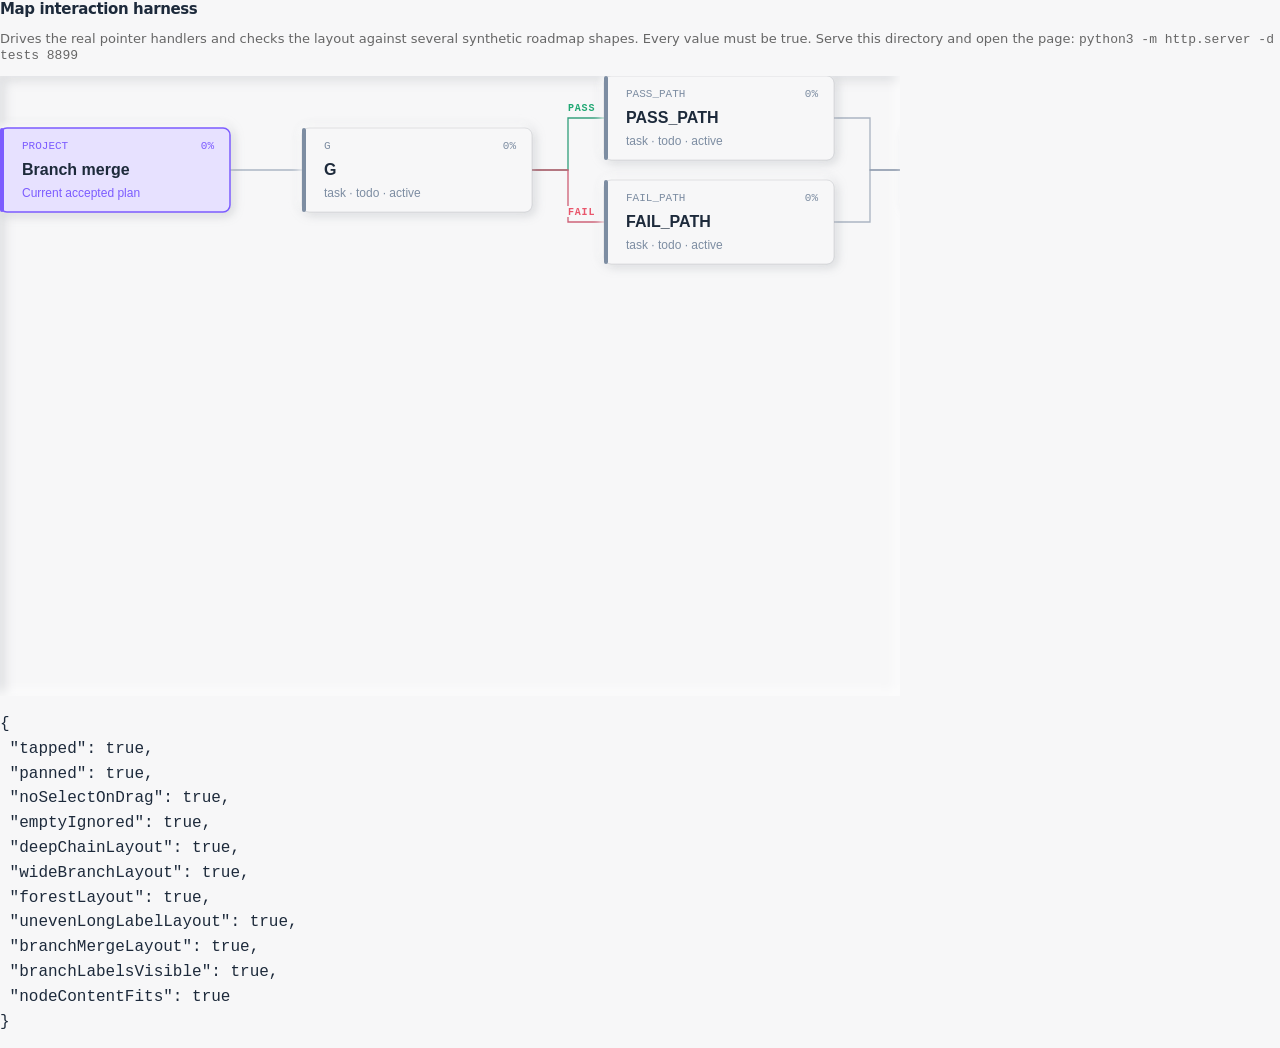
<file: skills/project-navigator/tests/map_interaction.html>
<!doctype html><html><head><meta charset="utf-8"><link rel="stylesheet" href="../dashboard/style.css">
<style>#map{width:900px;height:600px}</style></head><body>
<h1 style="font:600 15px system-ui">Map interaction harness</h1>
<p style="font:13px system-ui;color:#666">Drives the real pointer handlers and
checks the layout against several synthetic roadmap shapes. Every value must be true. Serve this directory and open the page:
<code>python3 -m http.server -d tests 8899</code></p>
<div id="map"></div><pre id="result">running</pre>
<script src="../dashboard/map.js"></script>
<script>
const state = {
  project: "Harness", progress: 0.5, mode: "in_progress",
  nodes: [
    {id:"A",name:"Phase A",status:"done",parent:null,depth:0,progress:1,is_current:false},
    {id:"A1",name:"Task one",status:"done",parent:"A",depth:1,progress:1,is_current:false},
    {id:"A2",name:"Task two",status:"in_progress",parent:"A",depth:1,progress:0.5,is_current:true},
  ],
};
const log = [];
MAP.render(state, {orientation:"lr", selected:null, onSelect:(id)=>log.push("select:"+id)});

function node(id, parent = null, name = id) {
  return {id, name, parent, status:"todo", progress:0, is_current:false};
}
function noOverlap(layout) {
  for (let i = 0; i < layout.all.length; i++) for (let j = i + 1; j < layout.all.length; j++) {
    const a = layout.all[i], b = layout.all[j];
    if (a.x < b.x + b.w && a.x + a.w > b.x && a.y < b.y + b.h && a.y + a.h > b.y) return false;
  }
  return true;
}
function parentsMoveForward(layout) {
  return layout.edges.every(({parent, child}) => layout.orientation === "lr"
    ? child.x > parent.x + parent.w
    : child.y > parent.y + parent.h);
}
function validShape(nodes, edges = []) {
  return ["lr", "td"].every((orientation) => {
    const layout = MAP.computeLayout({nodes, edges}, orientation);
    return layout.all.length === nodes.length + 1 && noOverlap(layout) &&
      parentsMoveForward(layout) && Number.isFinite(layout.maxX) && Number.isFinite(layout.maxY);
  });
}

const chain = Array.from({length:12}, (_, i) => node(`C${i}`, i ? `C${i-1}` : null));
const wide = [node("W"), ...Array.from({length:16}, (_, i) => node(`W${i}`, "W"))];
const forest = [node("R1"), node("R1A", "R1"), node("R2"), node("R3"), node("R3A", "R3")];
const uneven = [
  node("U"), node("U1", "U"), node("U2", "U"), node("U3", "U"),
  node("U11", "U1"), node("U111", "U11", "A deliberately long roadmap label that must wrap without colliding"),
  node("U31", "U3"), node("U32", "U3"), node("U321", "U32"),
];
const mergeNodes = [node("G"), node("PASS_PATH"), node("FAIL_PATH"), node("MERGE")];
const mergeEdges = [
  {from:"G",to:"PASS_PATH",when:"pass"}, {from:"G",to:"FAIL_PATH",when:"fail"},
  {from:"PASS_PATH",to:"MERGE",when:"next"}, {from:"FAIL_PATH",to:"MERGE",when:"next"},
];

function pt(el, type, x, y) {
  el.dispatchEvent(new PointerEvent(type, {
    bubbles:true, cancelable:true, pointerId:1, clientX:x, clientY:y, isPrimary:true,
  }));
}
const host = document.getElementById("map");
const target = host.querySelector('.mnode[data-id="A2"] .mbox');
const r = target.getBoundingClientRect();
const cx = Math.round(r.left + r.width/2), cy = Math.round(r.top + r.height/2);

// 1. a tap on a node selects it
pt(host, "pointerdown", cx, cy);
pt(target, "pointerup", cx, cy);
const tapped = log.length === 1 && log[0] === "select:A2";

// 2. a drag pans instead of selecting
const before = {x: MAP.view.x, y: MAP.view.y};
log.length = 0;
pt(host, "pointerdown", cx, cy);
pt(host, "pointermove", cx + 60, cy + 25);
pt(host, "pointerup", cx + 60, cy + 25);
const panned = MAP.view.x !== before.x && MAP.view.y !== before.y;
const noSelectOnDrag = log.length === 0;

// 3. a tap on empty canvas selects nothing
log.length = 0;
pt(host, "pointerdown", 5, 5);
pt(host, "pointerup", 5, 5);
const emptyIgnored = log.length === 0;

// 4. directed branch/merge labels render and every measured title fits its box
MAP.render({project:"Branch merge",progress:0,nodes:mergeNodes,edges:mergeEdges},
  {orientation:"lr",selected:null,onSelect:()=>{}});
const branchLabelsVisible = [...host.querySelectorAll(".edge-label")]
  .map((e) => e.textContent).sort().join(",") === "FAIL,PASS";
const nodeContentFits = [...host.querySelectorAll(".mbody")]
  .every((e) => e.scrollHeight <= e.clientHeight + 1);

document.getElementById("result").textContent = JSON.stringify(
  {
    tapped, panned, noSelectOnDrag, emptyIgnored,
    deepChainLayout: validShape(chain),
    wideBranchLayout: validShape(wide),
    forestLayout: validShape(forest),
    unevenLongLabelLayout: validShape(uneven),
    branchMergeLayout: validShape(mergeNodes, mergeEdges),
    branchLabelsVisible, nodeContentFits,
  }, null, 1);
</script></body></html>
</file>
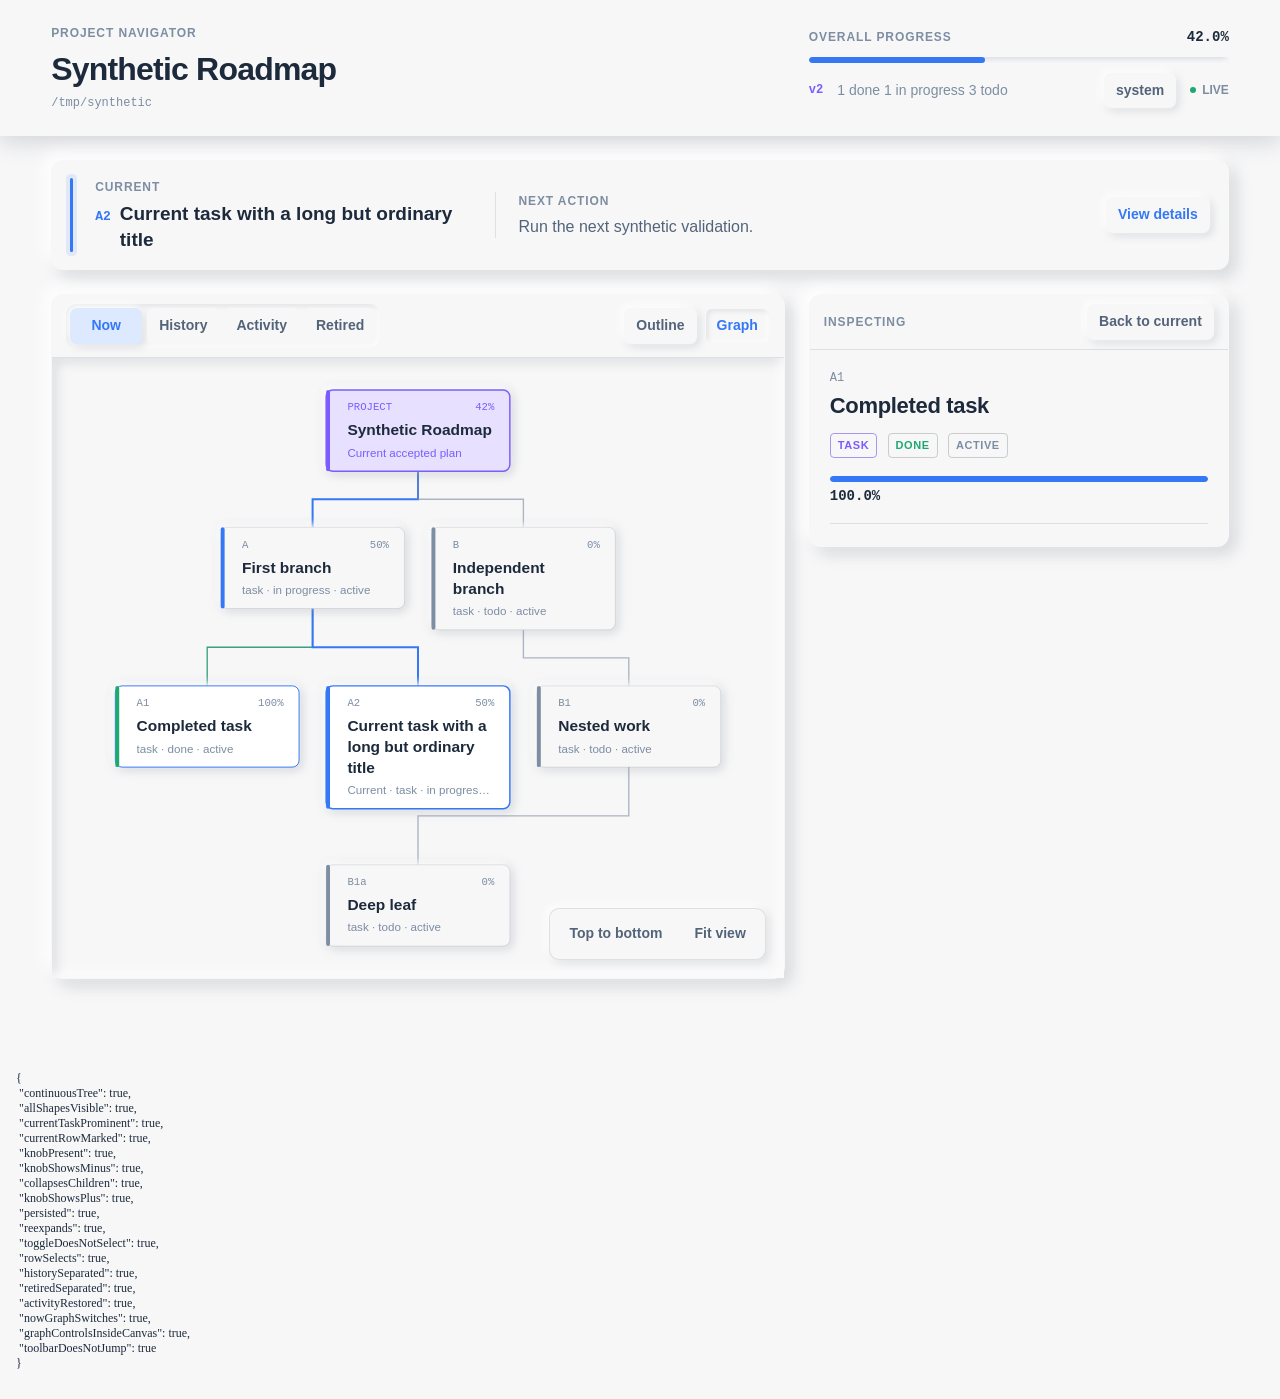
<file: skills/project-navigator/tests/tree_interaction.html>
<!doctype html><html><head><meta charset="utf-8"><link rel="stylesheet" href="../dashboard/style.css"></head><body>
  <div id="error" class="banner banner-error" hidden></div>
  <div id="warn" class="banner banner-warn" hidden></div>
  <div id="planchange" class="banner banner-plan" hidden></div>

  <header id="head" class="app-header">
    <div class="brand-block"><div class="product-row"><span class="product-name">Project Navigator</span>
      <a id="hublink" class="hublink" href="/hub" hidden>All projects</a></div>
      <h1 id="project">…</h1><div id="root" class="root"></div></div>
    <div class="project-progress"><div class="progress-copy"><span class="progress-label">Overall progress</span><span id="pct" class="pct">—</span></div>
      <div class="bar"><div id="bar-fill" class="bar-fill"></div></div><div class="head-meta">
      <span id="plan-version" class="plan-version">v—</span><span id="counts" class="counts"></span><button id="theme" class="quiet-button theme">theme</button><span id="live" class="live">Live</span></div></div>
  </header>

  <section id="focus" class="focus-strip"><div class="focus-marker"></div><div class="focus-main">
    <div id="focus-mode" class="focus-label">Current work</div><div class="focus-title-row"><span id="focus-id" class="focus-id"></span><strong id="focus-name" class="focus-name">Loading…</strong></div></div>
    <div class="focus-next"><span class="focus-label">Next action</span><span id="focus-next" class="focus-next-text">—</span></div>
    <button id="focus-open" class="focus-open">View details</button></section>

  <main class="workspace-shell"><section id="tree-pane" class="workspace-pane">
    <div class="workspace-toolbar"><nav class="tabs"><button id="tab-now" class="tab on">Now</button><button id="tab-history" class="tab">History</button><button id="tab-activity" class="tab">Activity</button><button id="tab-retired" class="tab">Retired</button></nav>
      <div id="nowctl" class="view-switch"><button id="view-tree" class="quiet-button on">Outline</button><button id="view-map" class="quiet-button">Graph</button></div>
      </div>
    <div id="tree" class="view-surface"></div><div id="map-wrap" class="view-surface map-wrap" hidden><div id="map"></div><div id="mapctl" class="mapctl"><button id="orient" class="quiet-button">Top to bottom</button><button id="fit" class="quiet-button">Fit view</button></div></div><div id="history" class="view-surface" hidden></div><div id="activity" class="view-surface" hidden></div><div id="retired" class="view-surface" hidden></div>
  </section><aside id="detail-pane" class="detail-pane"><div class="detail-toolbar"><span id="detail-title">Current work</span><button id="back" class="quiet-button" hidden>Back to current</button></div><div id="detail"></div></aside></main>

<pre id="result" style="font:12px ui-monospace;padding:16px">running</pre>
<script>
const base = (id, name, status, parent, progress, current = false) => ({
  id, name, status, parent, depth:0, leaf:true, progress, weight:1,
  criteria:[], evidence:[], blocked_by:[], unmet_blockers:[], is_current:current,
});
const STATE = {
  project: "Synthetic Roadmap", root: "/tmp/synthetic", progress: 0.42, mode: "in_progress",
  current: "A2", rev: "r1", plan_version: 2, leaf_counts: {done:1, in_progress:1, todo:3}, events: [],
  plan_change: [], warnings: [], edges: [],
  history: [{version:1,node_count:5,current:"A1"},{version:2,node_count:6,current:"A2"}],
  changes: [{change_id:"C0001",from_version:1,to_version:2,reason:"accepted evidence",changes:["added A2"]}],
  proposals: [{proposal_id:"P0002",status:"proposed",reason:"possible follow-up",suggested_changes:["add C"]}],
  retired: [{id:"OLD",name:"Superseded route",outcome:"superseded",version:1}], nodes: [
    {...base("A", "First branch", "in_progress", null, .5), leaf:false},
    base("A1", "Completed task", "done", "A", 1),
    {...base("A2", "Current task with a long but ordinary title", "in_progress", "A", .5, true), next_action:"Run the next synthetic validation."},
    {...base("B", "Independent branch", "todo", null, 0), leaf:false},
    {...base("B1", "Nested work", "todo", "B", 0), leaf:false},
    base("B1a", "Deep leaf", "todo", "B1", 0),
  ],
};
STATE.current_node = STATE.nodes[2];
window.fetch = (url) => Promise.resolve({json: () => Promise.resolve(
  String(url).includes("/api/hub") ? {projects:[], multi:false} : STATE)});
try {
  localStorage.removeItem("pnav-collapsed");
  localStorage.removeItem("pnav-section");
  localStorage.removeItem("pnav-now-view");
  localStorage.removeItem("pnav-orient-v2");
} catch {}
</script>
<script src="../dashboard/map.js"></script><script src="../dashboard/app.js"></script>
<script>
setTimeout(() => {
  const out = {};
  const tree = document.getElementById("tree");
  out.continuousTree = !tree.querySelector(".acc-card") && tree.querySelectorAll(".tree-root").length === 2;
  out.allShapesVisible = tree.querySelectorAll(".row").length === STATE.nodes.length;
  out.currentTaskProminent = document.getElementById("focus-name").textContent === STATE.current_node.name &&
    document.getElementById("focus-next").textContent === STATE.current_node.next_action;
  out.currentRowMarked = !!tree.querySelector('.row.current[data-id="A2"]');

  const knob = tree.querySelector("[data-toggle='A']");
  out.knobPresent = !!knob;
  out.knobShowsMinus = knob && knob.textContent.trim() === "\u2212";
  knob.click();
  out.collapsesChildren = !document.querySelector('.row[data-id="A1"]') && !document.querySelector('.row[data-id="A2"]');
  out.knobShowsPlus = document.querySelector("[data-toggle='A']").textContent.trim() === "+";
  out.persisted = (localStorage.getItem("pnav-collapsed") || "").includes("A");
  document.querySelector("[data-toggle='A']").click();
  out.reexpands = !!document.querySelector('.row[data-id="A1"]') && !!document.querySelector('.row[data-id="A2"]');

  const before = document.querySelector(".d-name").textContent;
  document.querySelector("[data-toggle='A']").click(); document.querySelector("[data-toggle='A']").click();
  out.toggleDoesNotSelect = before === document.querySelector(".d-name").textContent && before === STATE.current_node.name;
  document.querySelector('.row[data-id="A1"]').click();
  out.rowSelects = document.querySelector(".d-name").textContent === "Completed task";
  document.getElementById("tab-history").click();
  out.historySeparated = !document.getElementById("history").hidden &&
    document.getElementById("focus").hidden && document.getElementById("detail-pane").hidden &&
    document.getElementById("history").textContent.includes("P0002");
  document.getElementById("tab-retired").click();
  out.retiredSeparated = !document.getElementById("retired").hidden &&
    document.getElementById("retired").textContent.includes("Superseded route");
  document.getElementById("tab-activity").click();
  out.activityRestored = !document.getElementById("activity").hidden &&
    document.getElementById("activity").textContent.includes("No activity yet");
  document.getElementById("tab-now").click();
  const toolbarHeight = document.querySelector(".workspace-toolbar").getBoundingClientRect().height;
  document.getElementById("view-map").click();
  out.nowGraphSwitches = !document.getElementById("map-wrap").hidden &&
    !document.getElementById("focus").hidden && !document.getElementById("detail-pane").hidden;
  out.graphControlsInsideCanvas = document.getElementById("map-wrap").contains(document.getElementById("mapctl"));
  out.toolbarDoesNotJump = document.querySelector(".workspace-toolbar").getBoundingClientRect().height === toolbarHeight;
  document.getElementById("result").textContent = JSON.stringify(out, null, 1);
}, 400);
</script></body></html>
</file>
<file: skills/project-navigator/dashboard/style.css>
:root {
  color-scheme: light;
  --bg: #f7f7f8;
  --surface: #f7f7f8;
  --surface-subtle: #edeff2;
  --surface-hover: #ffffff;
  --text: #1d2a3b;
  --text-secondary: #53647a;
  --text-muted: #7d8da2;
  --border: rgba(96, 103, 113, .16);
  --border-strong: rgba(86, 94, 105, .28);
  --accent: #3478f6;
  --accent-soft: #dce9ff;
  --project: #7c5cff;
  --project-soft: #e7e1ff;
  --danger: #e9556b;
  --danger-soft: #ffe2e7;
  --warning: #e99625;
  --warning-soft: #ffedcf;
  --success: #20a873;
  --radius-sm: 7px;
  --radius: 12px;
  --radius-lg: 15px;
  --font: Aptos, "Segoe UI Variable Text", "Segoe UI", Arial, sans-serif;
  --mono: "Cascadia Mono", "SFMono-Regular", Consolas, monospace;
  --shadow-light-color: rgba(255, 255, 255, .92);
  --shadow-dark-color: rgba(96, 103, 113, .22);
  --shadow-raised: -7px -7px 16px var(--shadow-light-color), 7px 7px 16px var(--shadow-dark-color);
  --shadow-raised-sm: -3px -3px 8px rgba(255, 255, 255, .90), 3px 3px 8px rgba(96, 103, 113, .18);
  --shadow-inset: inset -5px -5px 11px rgba(255, 255, 255, .76), inset 5px 5px 11px rgba(96, 103, 113, .17);
  --shadow-inset-sm: inset -2px -2px 5px rgba(255, 255, 255, .72), inset 2px 2px 5px rgba(96, 103, 113, .15);
}

@media (prefers-color-scheme: dark) {
  :root:not([data-theme="light"]):not([data-theme="dark"]) {
    color-scheme: dark;
    --bg: #1d2632;
    --surface: #1d2632;
    --surface-subtle: #202b38;
    --surface-hover: #263342;
    --text: #eef1f5;
    --text-secondary: #b1bac6;
    --text-muted: #828d9c;
    --border: rgba(165, 185, 211, .14);
    --border-strong: rgba(177, 198, 224, .25);
    --accent: #6ea4ff;
    --accent-soft: #233a5d;
    --project: #a58aff;
    --project-soft: #342d55;
    --danger: #ff7c8e;
    --danger-soft: #4c2932;
    --warning: #f4b95e;
    --warning-soft: #493b24;
    --success: #55c994;
    --shadow-light-color: rgba(255, 255, 255, .055);
    --shadow-dark-color: rgba(0, 0, 0, .42);
    --shadow-raised: -7px -7px 16px rgba(255, 255, 255, .045), 7px 7px 16px rgba(0, 0, 0, .34);
    --shadow-raised-sm: -3px -3px 8px rgba(255, 255, 255, .04), 3px 3px 8px rgba(0, 0, 0, .30);
    --shadow-inset: inset -5px -5px 11px rgba(255, 255, 255, .035), inset 5px 5px 11px rgba(0, 0, 0, .32);
    --shadow-inset-sm: inset -2px -2px 5px rgba(255, 255, 255, .03), inset 2px 2px 5px rgba(0, 0, 0, .28);
  }
}

:root[data-theme="dark"] {
  color-scheme: dark;
  --bg: #1d2632;
  --surface: #1d2632;
  --surface-subtle: #202b38;
  --surface-hover: #263342;
  --text: #eef1f5;
  --text-secondary: #b1bac6;
  --text-muted: #828d9c;
  --border: rgba(165, 185, 211, .14);
  --border-strong: rgba(177, 198, 224, .25);
  --accent: #6ea4ff;
  --accent-soft: #233a5d;
  --project: #a58aff;
  --project-soft: #342d55;
  --danger: #ff7c8e;
  --danger-soft: #4c2932;
  --warning: #f4b95e;
  --warning-soft: #493b24;
  --success: #55c994;
  --shadow-light-color: rgba(255, 255, 255, .055);
  --shadow-dark-color: rgba(0, 0, 0, .42);
  --shadow-raised: -7px -7px 16px rgba(255, 255, 255, .045), 7px 7px 16px rgba(0, 0, 0, .34);
  --shadow-raised-sm: -3px -3px 8px rgba(255, 255, 255, .04), 3px 3px 8px rgba(0, 0, 0, .30);
  --shadow-inset: inset -5px -5px 11px rgba(255, 255, 255, .035), inset 5px 5px 11px rgba(0, 0, 0, .32);
  --shadow-inset-sm: inset -2px -2px 5px rgba(255, 255, 255, .03), inset 2px 2px 5px rgba(0, 0, 0, .28);
}

* { box-sizing: border-box; }
[hidden] { display: none !important; }

html { min-width: 320px; background: var(--bg); }
body {
  margin: 0;
  background: var(--bg);
  color: var(--text);
  font: 16px/1.55 var(--font);
  -webkit-font-smoothing: antialiased;
  text-rendering: optimizeLegibility;
}

button, input { font: inherit; color: inherit; }
button:focus-visible, a:focus-visible, [data-id]:focus-visible {
  outline: 2px solid var(--accent);
  outline-offset: 2px;
}

.app-header {
  min-height: 132px;
  display: grid;
  grid-template-columns: minmax(0, 1fr) minmax(300px, 420px);
  align-items: center;
  gap: 48px;
  padding: 24px clamp(24px, 4vw, 64px);
  background: var(--bg);
  border-bottom: 0;
  box-shadow: 0 7px 20px var(--shadow-dark-color);
}

.brand-block { min-width: 0; }
.product-row { display: flex; align-items: center; gap: 16px; margin-bottom: 7px; }
.product-name, .progress-label, .focus-label, .detail-toolbar, .section-heading p {
  color: var(--text-muted);
  font-size: 12px;
  font-weight: 650;
  letter-spacing: .075em;
  text-transform: uppercase;
}
.hublink {
  color: var(--accent);
  font-size: 14px;
  font-weight: 600;
  text-decoration: none;
}
.hublink::before { content: "← "; }
h1 {
  margin: 0;
  overflow: hidden;
  color: var(--text);
  font-size: clamp(24px, 3vw, 32px);
  line-height: 1.2;
  font-weight: 650;
  letter-spacing: -.025em;
  display: -webkit-box;
  -webkit-box-orient: vertical;
  -webkit-line-clamp: 2;
}
.root {
  margin-top: 7px;
  overflow: hidden;
  color: var(--text-muted);
  font: 12px/1.45 var(--mono);
  text-overflow: ellipsis;
  white-space: nowrap;
}

.project-progress { min-width: 0; }
.progress-copy { display: flex; align-items: baseline; justify-content: space-between; gap: 16px; }
.pct { color: var(--text); font: 650 14px/1 var(--mono); }
.bar {
  height: 6px;
  margin-top: 10px;
  overflow: hidden;
  background: var(--surface-subtle);
  border-radius: 3px;
  box-shadow: var(--shadow-inset-sm);
}
.bar-fill {
  width: 0;
  height: 100%;
  background: var(--accent);
  border-radius: inherit;
  transition: width .35s ease;
}
.head-meta { display: flex; align-items: center; gap: 14px; margin-top: 10px; }
.counts {
  flex: 1;
  overflow: hidden;
  color: var(--text-muted);
  font-size: 14px;
  text-overflow: ellipsis;
  white-space: nowrap;
}
.plan-version { color: var(--project); font: 700 12px/1 var(--mono); }
.live { color: var(--text-muted); font-size: 12px; font-weight: 650; text-transform: uppercase; }
.live::before {
  content: "";
  display: inline-block;
  width: 6px;
  height: 6px;
  margin-right: 6px;
  background: var(--success);
  border-radius: 50%;
  vertical-align: 1px;
}
.live.pulse::before { animation: pulse .55s ease-out; }
@keyframes pulse { 50% { opacity: .25; transform: scale(1.6); } }

.quiet-button, .focus-open, .tab {
  min-height: 32px;
  padding: 6px 11px;
  background: var(--bg);
  border: 1px solid transparent;
  border-radius: var(--radius-sm);
  color: var(--text-secondary);
  font-size: 14px;
  font-weight: 600;
  cursor: pointer;
  box-shadow: var(--shadow-raised-sm);
  transition: color .16s ease, box-shadow .16s ease, transform .16s ease;
}
.quiet-button:hover, .focus-open:hover, .tab:hover { color: var(--text); transform: translateY(-1px); }
.quiet-button:active, .focus-open:active, .tab:active { box-shadow: var(--shadow-inset-sm); transform: none; }

.focus-strip {
  display: grid;
  grid-template-columns: 3px minmax(220px, .9fr) minmax(280px, 1.4fr) auto;
  gap: 22px;
  align-items: center;
  margin: 24px clamp(24px, 4vw, 64px) 0;
  padding: 17px 18px;
  background: var(--bg);
  border: 1px solid transparent;
  border-radius: var(--radius);
  box-shadow: var(--shadow-raised);
}
.focus-marker { align-self: stretch; min-height: 42px; background: var(--accent); border-radius: 4px; box-shadow: 0 0 0 4px color-mix(in srgb, var(--accent) 11%, transparent); }
.focus-main, .focus-next { min-width: 0; }
.focus-title-row { display: flex; align-items: baseline; gap: 9px; margin-top: 4px; min-width: 0; }
.focus-id { flex: none; color: var(--accent); font: 650 13px/1.4 var(--mono); }
.focus-name { min-width: 0; font-size: 19px; line-height: 1.35; font-weight: 650; overflow-wrap: anywhere; }
.focus-next { padding-left: 22px; border-left: 1px solid var(--border); }
.focus-next .focus-label { display: block; margin-bottom: 4px; }
.focus-next-text {
  display: block;
  color: var(--text-secondary);
  font-size: 16px;
  line-height: 1.45;
  overflow-wrap: anywhere;
}
.focus-open { color: var(--accent); }

.workspace-shell {
  display: grid;
  grid-template-columns: minmax(0, 1fr) minmax(340px, 420px);
  gap: 24px;
  align-items: start;
  padding: 24px clamp(24px, 4vw, 64px) 64px;
}
.workspace-shell.single-pane { grid-template-columns: minmax(0, 1fr); }
.workspace-pane, .detail-pane {
  min-width: 0;
  background: var(--bg);
  border: 1px solid transparent;
  border-radius: var(--radius);
  box-shadow: var(--shadow-raised);
}
.workspace-toolbar, .detail-toolbar {
  min-height: 52px;
  display: flex;
  align-items: center;
  justify-content: space-between;
  gap: 12px;
  padding: 9px 14px;
  border-bottom: 1px solid var(--border);
}
.tabs { display: flex; align-items: stretch; gap: 5px; padding: 4px; border-radius: 10px; box-shadow: var(--shadow-inset-sm); }
.tab { min-width: 72px; box-shadow: none; }
.tab.on { color: var(--accent); background: var(--accent-soft); box-shadow: var(--shadow-raised-sm); }
.mapctl, .view-switch { display: flex; gap: 8px; }
.view-switch { margin-left: auto; }
.view-switch .on { color: var(--accent); box-shadow: var(--shadow-inset-sm); }
.view-surface { min-width: 0; }

/* Tree: one continuous hierarchy, not a stack of cards. */
#tree { padding: 10px 0; }
.tree-empty { padding: 40px; color: var(--text-muted); text-align: center; }
.tree-root + .tree-root { border-top: 1px solid var(--border); }
.tree-group { position: relative; }
.tree-children { position: relative; margin-left: 39px; padding-left: 17px; }
.tree-children::before {
  content: "";
  position: absolute;
  top: 0;
  bottom: 18px;
  left: 0;
  width: 1px;
  background: var(--border);
}
.tree-item { position: relative; }
.tree-children > .tree-item::before {
  content: "";
  position: absolute;
  top: 23px;
  left: -17px;
  width: 17px;
  height: 1px;
  background: var(--border);
}
.row {
  min-height: 46px;
  display: grid;
  grid-template-columns: 24px 12px minmax(46px, auto) minmax(120px, 1fr) auto minmax(80px, auto) 68px 46px;
  align-items: center;
  gap: 10px;
  margin: 2px 8px;
  padding: 6px 10px;
  border: 1px solid transparent;
  border-radius: var(--radius-sm);
  cursor: pointer;
}
.row:hover { background: var(--surface-hover); box-shadow: var(--shadow-raised-sm); }
.row.selected { border-color: transparent; background: var(--surface-subtle); box-shadow: var(--shadow-inset-sm); }
.row.current { border-color: color-mix(in srgb, var(--accent) 55%, transparent); background: var(--surface-hover); box-shadow: var(--shadow-inset-sm); }
.knob {
  width: 24px;
  height: 24px;
  padding: 0;
  background: var(--bg);
  border: 1px solid transparent;
  border-radius: 4px;
  color: var(--text-secondary);
  font: 16px/1 var(--font);
  cursor: pointer;
  box-shadow: var(--shadow-raised-sm);
}
.knob:hover { color: var(--accent); }
.knob:active, .knob.open { box-shadow: var(--shadow-inset-sm); }
.knob-spacer { width: 24px; }
.dot { width: 9px; height: 9px; border: 1px solid var(--border-strong); border-radius: 50%; background: var(--surface); }
.dot-done { background: var(--success); border-color: var(--success); }
.dot-in_progress { background: var(--accent); border-color: var(--accent); }
.dot-failed { background: var(--danger); border-color: var(--danger); }
.dot-blocked { background: var(--warning); border-color: var(--warning); }
.dot-deferred { border-style: dashed; }
.nid { color: var(--text-muted); font: 12px/1.4 var(--mono); }
.nname {
  min-width: 0;
  font-size: 16px;
  line-height: 1.35;
  font-weight: 560;
  overflow-wrap: anywhere;
}
.status-todo .nname, .status-deferred .nname { color: var(--text-secondary); }
.status-deferred .nname { text-decoration: line-through; }
.here {
  color: var(--accent);
  font-size: 11px;
  font-weight: 700;
  letter-spacing: .06em;
  text-transform: uppercase;
  white-space: nowrap;
}
.nmeta { color: var(--text-muted); font-size: 12px; white-space: nowrap; }
.minibar { width: 68px; height: 4px; overflow: hidden; background: var(--border); border-radius: 2px; }
.minibar > i { display: block; height: 100%; background: var(--text-muted); border-radius: inherit; }
.status-in_progress .minibar > i, .row.current .minibar > i { background: var(--accent); }
.status-done .minibar > i { background: var(--success); }
.status-failed .minibar > i { background: var(--danger); }
.status-blocked .minibar > i { background: var(--warning); }
.nprog { width: 46px; color: var(--text-muted); font: 11px/1 var(--mono); text-align: right; }

/* Inspector */
.detail-pane { position: sticky; top: 16px; }
.detail-toolbar { color: var(--text-muted); }
#detail { padding: 0 20px 22px; }
.d-summary { padding: 20px 0; border-bottom: 1px solid var(--border); }
.d-head { display: flex; align-items: center; justify-content: space-between; gap: 12px; }
.d-id { color: var(--text-muted); font: 12px/1.4 var(--mono); }
.d-name { margin: 5px 0 12px; font-size: 22px; line-height: 1.3; font-weight: 650; letter-spacing: -.015em; }
.pill {
  display: inline-block;
  margin-right: 6px;
  padding: 3px 7px;
  border: 1px solid var(--border-strong);
  border-radius: 4px;
  color: var(--text-secondary);
  font-size: 11px;
  font-weight: 700;
  letter-spacing: .05em;
  text-transform: uppercase;
}
.p-in_progress { color: var(--accent); border-color: var(--accent); }
.p-done { color: var(--success); }
.p-failed { color: var(--danger); }
.p-blocked { color: var(--warning); }
.p-kind { color: var(--project); border-color: color-mix(in srgb, var(--project) 55%, var(--border)); }
.p-outcome { color: var(--text-muted); }
.outcome-passed { color: var(--success); border-color: var(--success); }
.outcome-failed, .outcome-abandoned { color: var(--danger); border-color: var(--danger); }
.outcome-inconclusive, .outcome-deferred { color: var(--warning); border-color: var(--warning); }
.branch-summary { display: grid; gap: 8px; padding: 16px 0; border-bottom: 1px solid var(--border); }
.branch { display: grid; grid-template-columns: 42px 58px 1fr; gap: 8px; align-items: baseline; color: var(--text-secondary); font-size: 13px; }
.branch > span { font: 700 10px/1.4 var(--mono); letter-spacing: .06em; }
.branch-pass > span { color: var(--success); }
.branch-fail > span { color: var(--danger); }
.d-bar { margin-top: 18px; }
.d-bar .head-meta { margin-top: 7px; }
.d-content { padding-top: 2px; }
.d-block { padding: 17px 0; }
.d-block + .d-block { border-top: 1px solid var(--border); }
.d-label { margin-bottom: 7px; color: var(--text-muted); font-size: 11px; font-weight: 700; letter-spacing: .075em; text-transform: uppercase; }
.d-body { color: var(--text-secondary); }
.d-body.mono { font: 12px/1.7 var(--mono); overflow-wrap: anywhere; }
.d-body ul { margin: 0; padding: 0; list-style: none; }
.d-body li { display: flex; gap: 8px; margin: 5px 0; }
.mark { flex: none; color: var(--text-muted); }
.met .mark { color: var(--success); }
.d-next { padding: 10px 12px; background: var(--accent-soft); border-left: 2px solid var(--accent); border-radius: 0 var(--radius-sm) var(--radius-sm) 0; color: var(--text); }
.d-blocked { padding: 10px 12px; background: var(--warning-soft); color: var(--warning); }
.d-note { white-space: pre-wrap; }
.faint { padding: 24px 0; color: var(--text-muted); }

/* Map: the same bordered rows and status rail as the tree. */
.map-wrap { position: relative; }
#map {
  height: calc(100vh - 290px);
  min-height: 620px;
  overflow: hidden;
  background: var(--bg);
  cursor: grab;
  touch-action: none;
  user-select: none;
  box-shadow: var(--shadow-inset);
}
.mapctl {
  position: absolute;
  right: 18px;
  bottom: 18px;
  z-index: 3;
  padding: 7px;
  background: var(--bg);
  border: 1px solid var(--border);
  border-radius: 10px;
  box-shadow: var(--shadow-raised-sm);
}
.mapctl .quiet-button { min-height: 34px; background: var(--bg); box-shadow: none; }
.mapctl .quiet-button:hover { background: var(--surface-hover); box-shadow: var(--shadow-raised-sm); }
#map.grabbing { cursor: grabbing; }
#map svg { display: block; }
.edge { fill: none; stroke: color-mix(in srgb, var(--text-muted) 62%, transparent); stroke-width: 1.35; vector-effect: non-scaling-stroke; }
.edge-done { stroke: color-mix(in srgb, var(--success) 72%, var(--text-muted)); }
.edge-in_progress { stroke: var(--accent); stroke-width: 2; }
.edge-failed { stroke: var(--danger); }
.edge-blocked { stroke: var(--warning); }
.edge-deferred { stroke-dasharray: 4 4; }
.edge-when-pass { stroke: color-mix(in srgb, var(--success) 75%, var(--text-muted)); }
.edge-when-fail { stroke: color-mix(in srgb, var(--danger) 75%, var(--text-muted)); }
.edge-label { fill: var(--text-muted); font: 700 10px/1 var(--mono); letter-spacing: .08em; paint-order: stroke; stroke: var(--bg); stroke-width: 4px; }
.edge-label-pass { fill: var(--success); }
.edge-label-fail { fill: var(--danger); }
.mnode { cursor: pointer; }
.mbox {
  fill: var(--surface);
  stroke: color-mix(in srgb, var(--border-strong) 58%, transparent);
  stroke-width: 1;
  filter: drop-shadow(-3px -3px 4px var(--shadow-light-color)) drop-shadow(3px 3px 5px var(--shadow-dark-color));
}
.mnode:hover .mbox, .m-selected .mbox { fill: var(--surface-hover); stroke: var(--accent); }
.m-current .mbox { fill: var(--surface-hover); stroke: var(--accent); stroke-width: 1.5; }
.mrail { fill: var(--text-muted); }
.m-done .mrail { fill: var(--success); }
.m-in_progress .mrail, .m-current .mrail { fill: var(--accent); }
.m-failed .mrail { fill: var(--danger); }
.m-blocked .mrail { fill: var(--warning); }
.m-deferred { opacity: .65; }
.m-project .mbox { fill: var(--project-soft); stroke: var(--project); stroke-width: 1.5; }
.m-project .mrail { fill: var(--project); }
.m-project .mid, .m-project .mpct, .m-project .mmeta { color: var(--project); }
.m-project .mname { font-weight: 700; }
.mbody { height: 100%; display: flex; flex-direction: column; justify-content: center; gap: 6px; padding: 11px 16px 10px 18px; overflow: hidden; pointer-events: none; }
.mtop { display: flex; align-items: center; justify-content: space-between; gap: 10px; }
.mid, .mpct { color: var(--text-muted); font: 11px/1.2 var(--mono); }
.mname { color: var(--text); font: 650 16px/1.35 var(--font); overflow-wrap: anywhere; }
.mmeta { overflow: hidden; color: var(--text-muted); font: 12px/1.25 var(--font); text-overflow: ellipsis; white-space: nowrap; }
.map-name-measure {
  position: fixed;
  left: -10000px;
  top: 0;
  z-index: -1;
  visibility: hidden;
  pointer-events: none;
  font: 650 16px/1.35 var(--font);
  overflow-wrap: anywhere;
}
.mherebox { fill: var(--accent); }
.mhere text { fill: #fff; font: 700 9px/1 var(--font); letter-spacing: .07em; text-anchor: middle; }

/* History and retired paths remain separate from the current plan. */
#history, #activity, #retired { padding: 28px; }
.history-grid { display: grid; grid-template-columns: minmax(180px, .65fr) minmax(260px, 1fr) minmax(280px, 1.2fr); gap: 28px; align-items: start; }
.history-grid h2 { margin: 0 0 14px; font-size: 16px; font-weight: 680; }
.record, .version-row, .retired-row { padding: 15px 0; border-top: 1px solid var(--border); }
.record:first-of-type, .version-row:first-of-type, .retired-row:first-child { border-top: 0; }
.record-top, .version-row { display: flex; flex-wrap: wrap; align-items: baseline; gap: 8px 12px; }
.record-id { color: var(--project); font: 700 12px/1.4 var(--mono); }
.record-state { color: var(--text-muted); font-size: 12px; }
.record strong { display: block; margin-top: 6px; }
.record ul { margin: 8px 0 0; padding-left: 20px; color: var(--text-secondary); }
.record p, .retired-row p { margin: 8px 0 0; color: var(--text-secondary); }
.proposal-proposed { border-left: 3px solid var(--warning); padding-left: 12px; }
.proposal-accepted { border-left: 3px solid var(--success); padding-left: 12px; }
.proposal-rejected { opacity: .72; }
.version-row > strong { color: var(--project); font: 700 13px/1.4 var(--mono); }
.retired-list { max-width: 880px; }
.retired-row { display: grid; grid-template-columns: 80px minmax(180px, 1fr) auto auto; gap: 10px 16px; align-items: baseline; }
.retired-row p { grid-column: 2 / -1; }
.empty-state { min-height: 240px; display: grid; place-content: center; gap: 6px; color: var(--text-muted); text-align: center; }
.empty-state strong { color: var(--text-secondary); font-size: 17px; }
.timeline { position: relative; max-width: 820px; }
.timeline::before { content: ""; position: absolute; top: 12px; bottom: 10px; left: 67px; width: 1px; background: var(--border); }
.ev-day { margin: 22px 0 8px 92px; color: var(--text-muted); font-size: 11px; font-weight: 700; letter-spacing: .08em; text-transform: uppercase; }
.ev-day:first-child { margin-top: 0; }
.ev { display: grid; grid-template-columns: 54px 28px 1fr; align-items: start; padding: 8px 0; }
.ev-time { padding-top: 2px; color: var(--text-muted); font: 11px/1.4 var(--mono); text-align: right; }
.ev-dot { position: relative; }
.ev-dot::before { content: ""; position: absolute; top: 4px; left: 9px; width: 9px; height: 9px; background: var(--surface); border: 2px solid var(--border-strong); border-radius: 50%; }
.ev-done .ev-dot::before { border-color: var(--success); }
.ev-failed .ev-dot::before, .ev-plan .ev-dot::before { border-color: var(--danger); }
.ev-wip .ev-dot::before { border-color: var(--accent); }
.ev-blocked .ev-dot::before { border-color: var(--warning); }
.ev-top { display: flex; flex-wrap: wrap; align-items: baseline; gap: 8px; }
.ev-kind { color: var(--text-muted); font-size: 11px; font-weight: 700; letter-spacing: .06em; text-transform: uppercase; }
.ev-node, .ev-from { color: var(--text-muted); font: 11px/1.4 var(--mono); }
.ev-name { font-weight: 650; }
.ev-msg { margin-top: 4px; color: var(--text-secondary); }
.ev-extra, .ev-changes { margin-top: 4px; color: var(--text-muted); font: 11px/1.55 var(--mono); }
.ev-changes { padding-left: 18px; }

/* Hub: a compact project table/list. */
.hub-main { display: block; max-width: 1180px; margin: 0 auto; padding: 32px clamp(24px, 4vw, 64px) 64px; }
.section-heading { display: flex; align-items: end; justify-content: space-between; margin-bottom: 14px; }
.section-heading h2 { margin: 0; font-size: 18px; font-weight: 650; }
.section-heading p { margin: 5px 0 0; text-transform: none; letter-spacing: 0; font-size: 13px; font-weight: 400; }
.project-list { overflow: hidden; background: var(--bg); border: 1px solid transparent; border-radius: var(--radius); box-shadow: var(--shadow-raised); }
.card {
  display: grid;
  grid-template-columns: minmax(190px, 1.1fr) minmax(260px, 1.5fr) minmax(170px, .8fr) 72px;
  gap: 24px;
  align-items: center;
  min-height: 104px;
  padding: 17px 20px;
  color: inherit;
  text-decoration: none;
}
.card + .card { border-top: 1px solid var(--border); }
.card:hover { background: var(--surface-hover); box-shadow: var(--shadow-inset-sm); }
.card-main, .card-work, .card-progress { min-width: 0; }
.card-top { display: flex; align-items: baseline; gap: 10px; }
.card-name {
  overflow: hidden;
  font-size: 17px;
  font-weight: 650;
  display: -webkit-box;
  -webkit-box-orient: vertical;
  -webkit-line-clamp: 2;
}
.card-path { margin-top: 6px; overflow: hidden; color: var(--text-muted); font: 11px/1.45 var(--mono); text-overflow: ellipsis; white-space: nowrap; }
.card-cur { display: flex; align-items: baseline; gap: 8px; min-width: 0; }
.card-mode { flex: none; color: var(--text-muted); font-size: 11px; font-weight: 700; letter-spacing: .06em; text-transform: uppercase; }
.mode-in_progress .card-mode, .mode-explicit .card-mode, .mode-next_up .card-mode { color: var(--accent); }
.mode-blocked .card-mode { color: var(--warning); }
.mode-complete .card-mode { color: var(--success); }
.card-id { flex: none; color: var(--text-muted); font: 11px/1.4 var(--mono); }
.card-cname { overflow: hidden; font-weight: 600; text-overflow: ellipsis; white-space: nowrap; }
.card-next { margin-top: 5px; overflow: hidden; color: var(--text-secondary); font-size: 13px; text-overflow: ellipsis; white-space: nowrap; }
.card-progress .bar { margin-top: 8px; }
.card-pct { color: var(--text); font: 650 13px/1 var(--mono); }
.card-foot { display: flex; flex-wrap: wrap; gap: 7px 10px; margin-top: 8px; }
.cc { color: var(--text-muted); font-size: 11px; }
.flag { display: inline-block; padding: 2px 5px; background: var(--warning-soft); border-radius: 3px; color: var(--warning); font-size: 9px; font-weight: 700; text-transform: uppercase; }
.flag-plan { color: var(--danger); background: var(--danger-soft); }
.card-open { justify-self: end; color: var(--accent); font-size: 18px; }
.card-error { grid-template-columns: 1fr auto; color: var(--danger); }
.card-err { margin-top: 5px; font: 11px/1.4 var(--mono); }

.banner { margin: 16px clamp(24px, 4vw, 64px) 0; padding: 12px 14px; border: 1px solid transparent; border-radius: var(--radius); background: var(--bg); color: var(--text-secondary); font-size: 13px; box-shadow: var(--shadow-raised-sm); }
.banner-error { color: var(--danger); border-color: color-mix(in srgb, var(--danger) 40%, var(--border)); background: var(--danger-soft); font-family: var(--mono); white-space: pre-wrap; }
.banner-warn { color: var(--warning); background: var(--warning-soft); font-family: var(--mono); white-space: pre-wrap; }
.banner-plan { color: var(--text-secondary); }
.banner-plan strong { color: var(--danger); font-size: 10px; letter-spacing: .06em; }
.banner-plan ul { margin: 8px 0; padding-left: 20px; font-family: var(--mono); }
.banner-plan code { padding: 2px 5px; background: var(--surface-subtle); border: 1px solid var(--border); border-radius: 3px; font-family: var(--mono); }

@media (max-width: 1040px) {
  .workspace-shell { grid-template-columns: 1fr; }
  .detail-pane { position: static; }
  .focus-strip { grid-template-columns: 3px minmax(180px, .8fr) minmax(240px, 1.2fr); }
  .focus-open { display: none; }
  #map { height: 620px; }
  .card { grid-template-columns: minmax(180px, 1fr) minmax(240px, 1.4fr) 160px 28px; }
  .history-grid { grid-template-columns: 1fr; }
}

@media (max-width: 760px) {
  .app-header { grid-template-columns: 1fr; gap: 22px; padding: 20px; }
  .focus-strip { grid-template-columns: 3px minmax(0, 1fr); gap: 14px; margin: 16px 16px 0; }
  .focus-next { grid-column: 2; padding: 12px 0 0; border-top: 1px solid var(--border); border-left: 0; }
  .workspace-shell { gap: 16px; padding: 16px; }
  .workspace-toolbar { align-items: flex-start; flex-direction: column; }
  .row { grid-template-columns: 24px 10px minmax(40px, auto) minmax(100px, 1fr) 44px; gap: 7px; }
  .row .here, .row .nmeta, .row .minibar { display: none; }
  .tree-children { margin-left: 27px; padding-left: 11px; }
  .tree-children > .tree-item::before { left: -11px; width: 11px; }
  .card { grid-template-columns: 1fr 24px; gap: 8px 14px; }
  .card-work, .card-progress { grid-column: 1; }
  .card-open { grid-column: 2; grid-row: 1 / span 3; }
  #history, #activity, #retired { padding: 20px 14px; }
  .retired-row { grid-template-columns: 64px 1fr; }
  .retired-row .pill, .retired-row .record-state, .retired-row p { grid-column: 2; }
  .timeline::before { left: 52px; }
  .ev { grid-template-columns: 40px 24px 1fr; }
  .ev-day { margin-left: 72px; }
  .ev-dot::before { left: 7px; }
}
</file>
